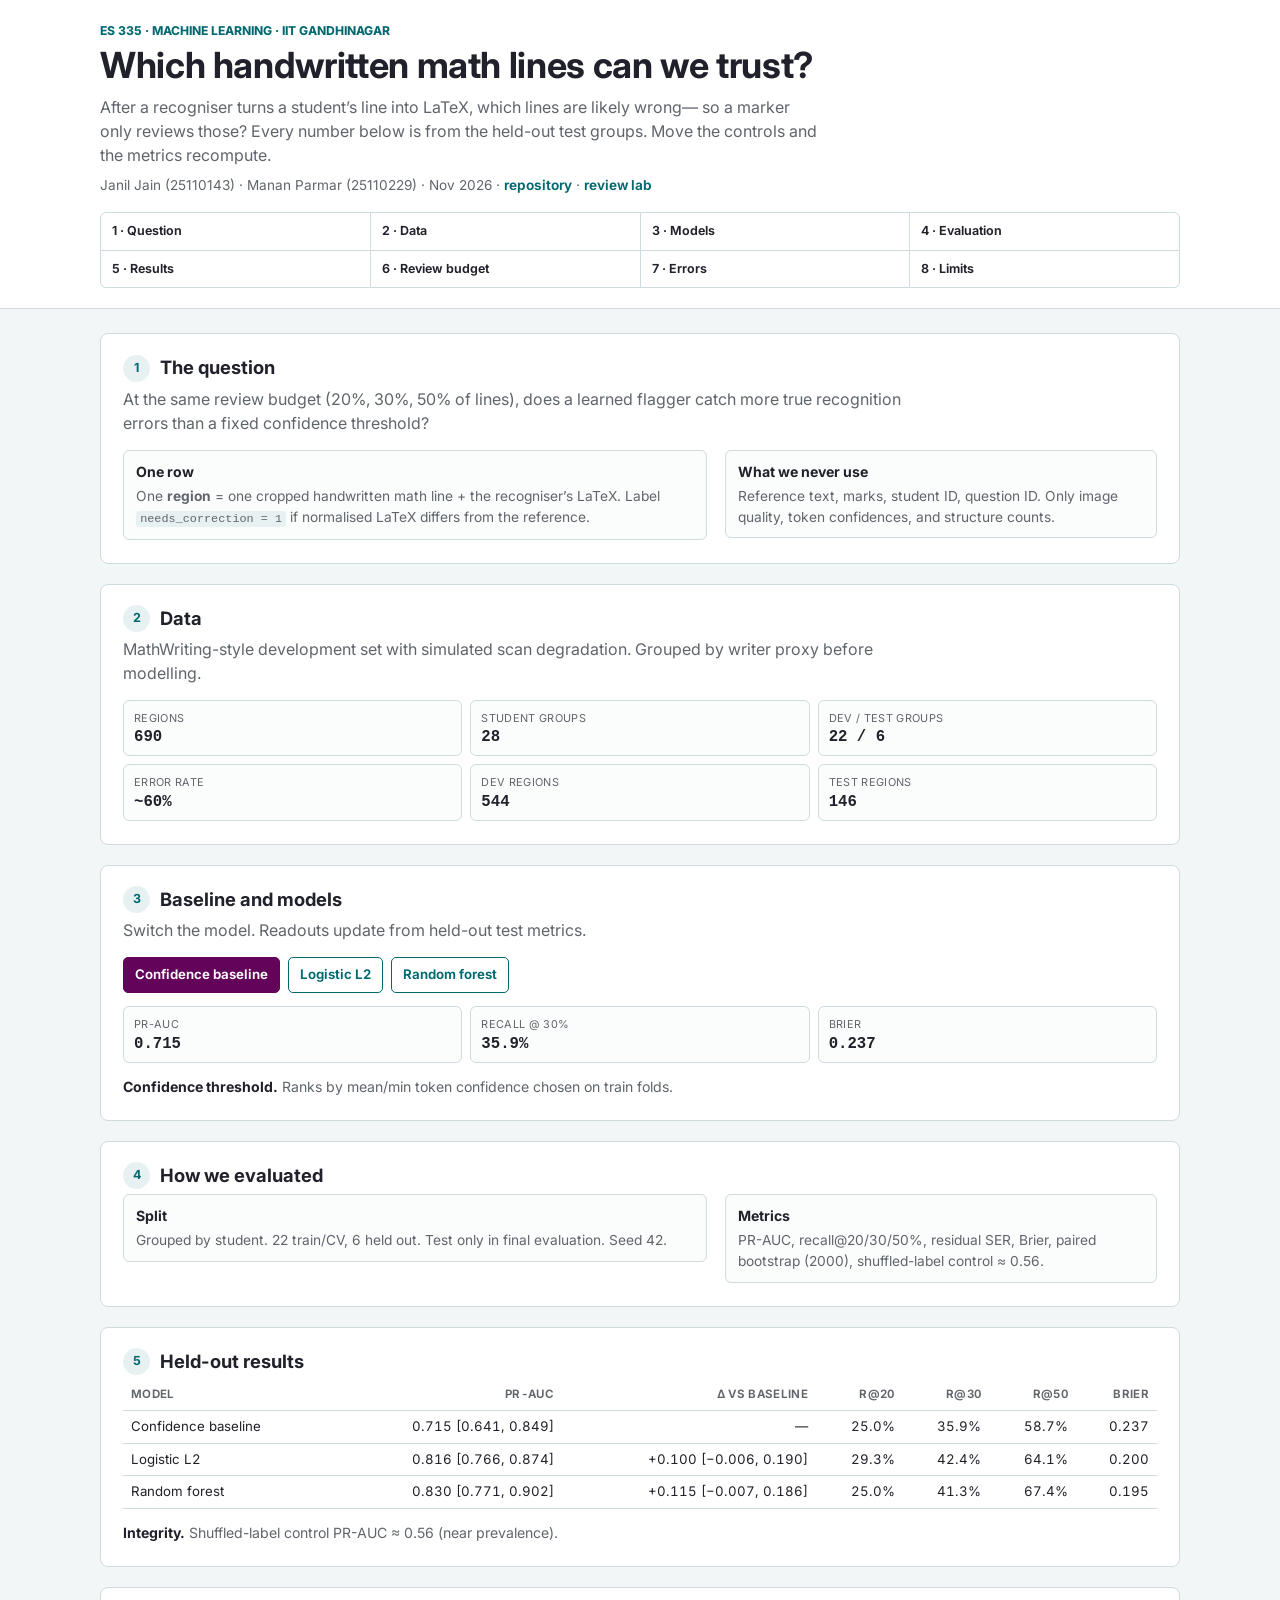
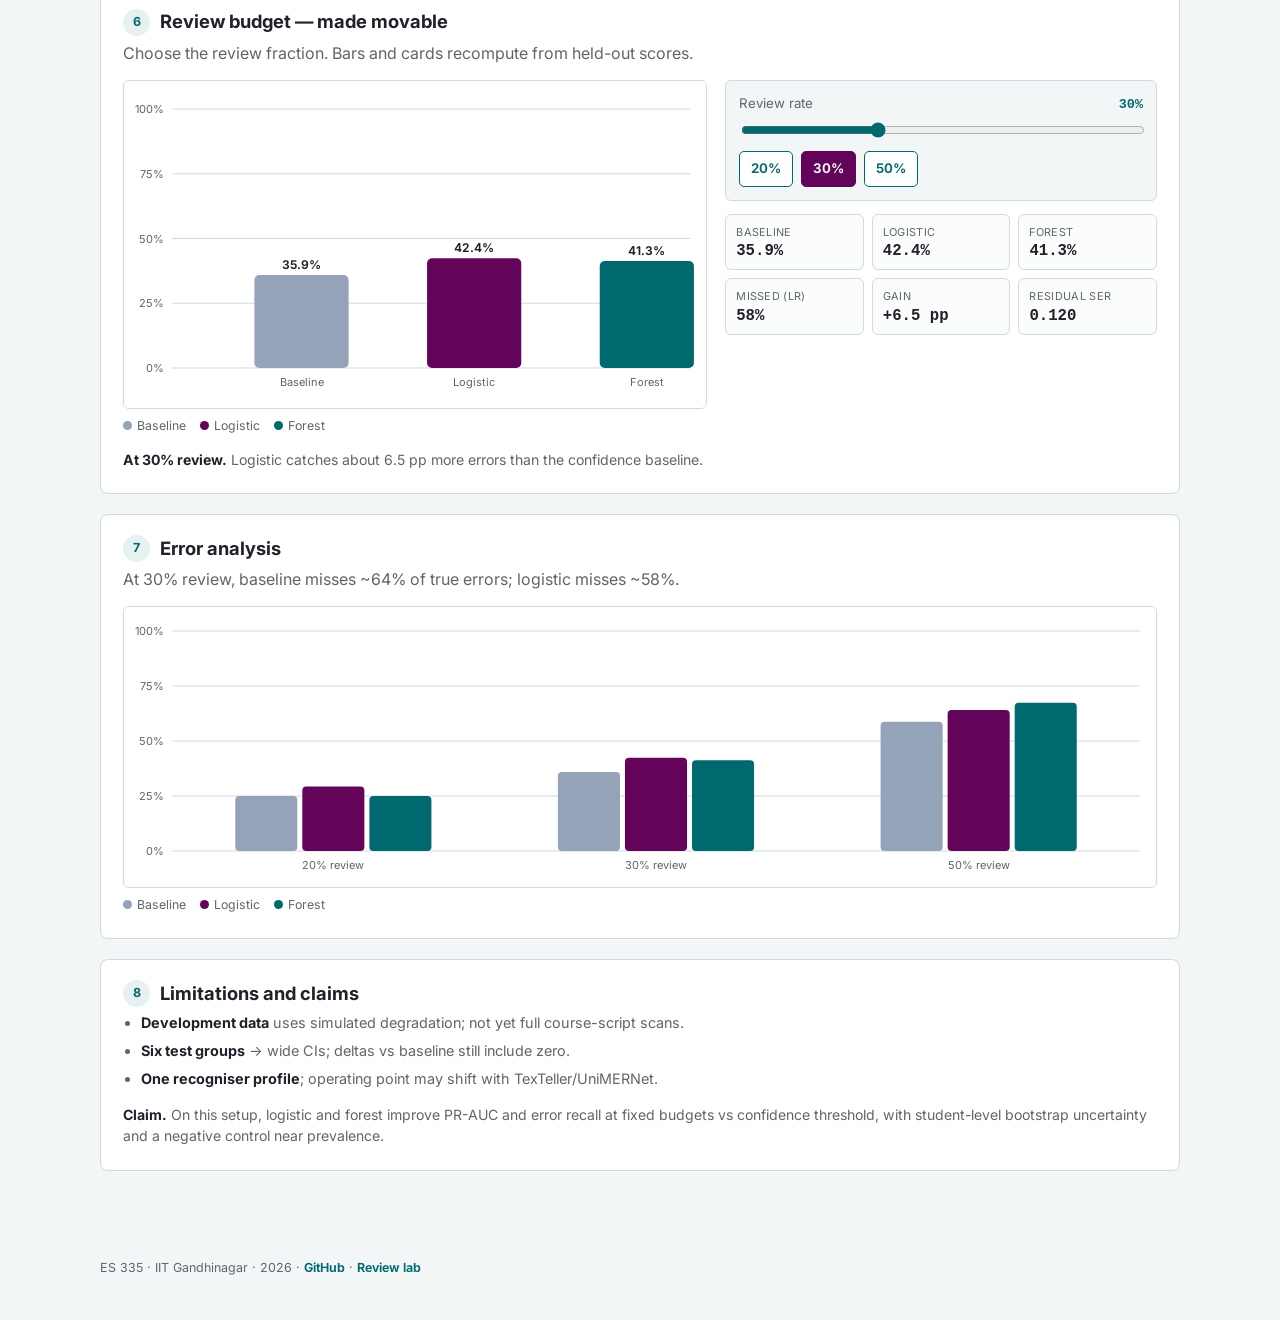
<file: docs/index.html>
<!DOCTYPE html>
<html lang="en">
<head>
<meta charset="UTF-8" />
<meta name="viewport" content="width=device-width, initial-scale=1" />
<title>Which Handwritten Math Lines Can We Trust? · ES 335</title>
<link rel="preconnect" href="https://fonts.googleapis.com" />
<link rel="preconnect" href="https://fonts.gstatic.com" crossorigin />
<link href="https://fonts.googleapis.com/css2?family=Inter:wght@400;500;600;700&display=swap" rel="stylesheet" />
<style>
:root {
  --ink:#20212a; --muted:#60656c; --teal:#006970; --teal2:#008c91;
  --purple:#63045a; --orange:#d98200; --red:#b23a48; --green:#25734d; --blue:#3f5aa8;
  --paper:#fff; --canvas:#f2f6f7; --line:#cfdbde; --soft:#e8f1f2;
  --radius:8px;
}
* { box-sizing:border-box; }
html { scroll-behavior:smooth; }
body { margin:0; background:var(--canvas); color:var(--ink);
  font-family:Inter,ui-sans-serif,system-ui,-apple-system,BlinkMacSystemFont,"Segoe UI",sans-serif;
  line-height:1.5; overflow-x:hidden; }
button,input,select { font:inherit; }
button:focus-visible,input:focus-visible,a:focus-visible { outline:3px solid rgba(0,105,112,.25); outline-offset:2px; }
.wrap { width:min(1080px,calc(100vw - 40px)); margin:0 auto; }
header { background:var(--paper); border-bottom:1px solid var(--line); padding:22px 0 20px; }
.eyebrow { color:var(--teal); font-size:.76rem; font-weight:750; text-transform:uppercase; margin:0 0 5px; }
h1 { font-size:clamp(1.55rem,4vw,2.25rem); line-height:1.15; margin:0 0 8px; letter-spacing:-.01em; }
header p { max-width:72ch; color:var(--muted); margin:0; }
header .meta { margin-top:8px; font-size:.85rem; }
header .meta a { color:var(--teal); font-weight:650; text-decoration:none; }
nav { display:grid; grid-template-columns:repeat(4,minmax(0,1fr)); gap:1px; background:var(--line); border:1px solid var(--line); border-radius:6px; overflow:hidden; margin-top:17px; }
nav a { background:#fff; color:var(--ink); text-decoration:none; padding:9px 11px; font-size:.78rem; font-weight:650; }
nav a:hover { background:var(--soft); }
main { padding:24px 0 56px; }
section { background:var(--paper); border:1px solid var(--line); border-radius:var(--radius); padding:20px 22px 23px; margin-bottom:20px; scroll-margin-top:12px; }
section:target { border-color:#72aaa8; box-shadow:0 0 0 3px rgba(0,105,112,.08); }
h2 { font-size:1.15rem; margin:0 0 5px; display:flex; gap:10px; align-items:center; }
.n { display:grid; place-items:center; width:27px; height:27px; border-radius:50%; background:var(--soft); color:var(--teal); font-size:.78rem; flex:none; font-weight:700; }
.lede { color:var(--muted); margin:0 0 15px; max-width:80ch; }
.grid2 { display:grid; grid-template-columns:minmax(0,1.15fr) minmax(245px,.85fr); gap:18px; align-items:start; }
.grid3 { display:grid; grid-template-columns:repeat(3,minmax(0,1fr)); gap:10px; }
canvas { width:100%; height:auto; display:block; background:#fff; border:1px solid var(--line); border-radius:6px; }
.controls { background:var(--canvas); border:1px solid var(--line); border-radius:6px; padding:13px; display:grid; gap:11px; }
.control { display:grid; grid-template-columns:1fr auto; gap:6px 10px; align-items:center; }
.control label { font-size:.83rem; color:var(--muted); }
.control output { font:650 .84rem ui-monospace,SFMono-Regular,Menlo,monospace; color:var(--teal); }
.control input[type=range] { grid-column:1/-1; width:100%; accent-color:var(--teal); }
.buttons { display:flex; gap:8px; flex-wrap:wrap; }
button { border:1px solid var(--teal); border-radius:5px; background:var(--teal); color:#fff; padding:7px 11px; cursor:pointer; font-weight:650; font-size:.83rem; }
button.secondary { background:#fff; color:var(--teal); }
button[aria-pressed=true] { background:var(--purple); border-color:var(--purple); color:#fff; }
.readout { display:grid; grid-template-columns:repeat(3,minmax(0,1fr)); gap:8px; margin-top:13px; }
.stat { border:1px solid var(--line); border-radius:6px; padding:9px 10px; background:#fbfcfc; min-width:0; }
.stat span { display:block; color:var(--muted); font-size:.68rem; text-transform:uppercase; letter-spacing:.03em; }
.stat strong { display:block; margin-top:2px; font:650 .98rem ui-monospace,SFMono-Regular,Menlo,monospace; overflow-wrap:anywhere; }
.equation { margin-top:13px; padding:11px 13px; border-left:3px solid var(--teal); background:var(--soft); font:.87rem ui-monospace,SFMono-Regular,Menlo,monospace; overflow-x:auto; }
.note { margin:13px 0 0; color:var(--muted); font-size:.88rem; }
.note strong { color:var(--ink); }
table { width:100%; border-collapse:collapse; font-size:.83rem; }
th,td { padding:6px 8px; text-align:right; border-bottom:1px solid var(--line); font-variant-numeric:tabular-nums; }
th:first-child,td:first-child { text-align:left; }
th { color:var(--muted); font-weight:650; font-size:.72rem; text-transform:uppercase; letter-spacing:.03em; }
.legend { display:flex; gap:14px; flex-wrap:wrap; color:var(--muted); font-size:.77rem; margin-top:8px; }
.dot { display:inline-block; width:9px; height:9px; border-radius:50%; margin-right:5px; }
.mini { border:1px solid var(--line); border-radius:6px; padding:10px 12px; background:#fbfcfc; }
.mini h3 { margin:0 0 4px; font-size:.88rem; }
.mini p { margin:0; font-size:.86rem; color:var(--muted); }
ul.clean { margin:0; padding-left:1.15rem; color:var(--muted); font-size:.9rem; }
ul.clean li { margin-bottom:6px; }
ul.clean strong { color:var(--ink); }
footer { color:var(--muted); font-size:.78rem; padding:0 0 28px; }
footer a { color:var(--teal); font-weight:650; text-decoration:none; }
code { font-family:ui-monospace,SFMono-Regular,Menlo,monospace; font-size:.86em; background:var(--soft); padding:.1em .35em; border-radius:3px; }
@media(max-width:760px) {
  .grid2, .grid3 { grid-template-columns:1fr; }
  nav { grid-template-columns:repeat(2,minmax(0,1fr)); }
  .readout { grid-template-columns:repeat(2,minmax(0,1fr)); }
}
</style>
</head>
<body>
<header>
  <div class="wrap">
    <p class="eyebrow">ES 335 · Machine Learning · IIT Gandhinagar</p>
    <h1>Which handwritten math lines can we trust?</h1>
    <p>
      After a recogniser turns a student’s line into LaTeX, which lines are likely wrong—
      so a marker only reviews those? Every number below is from the held-out test groups.
      Move the controls and the metrics recompute.
    </p>
    <p class="meta">Janil Jain (25110143) · Manan Parmar (25110229) · Nov 2026 ·
      <a href="https://github.com/Janil-ship-it/es335-math-recognition-error-prediction">repository</a>
      · <a href="explore.html">review lab</a>
    </p>
    <nav>
      <a href="#s1">1 · Question</a>
      <a href="#s2">2 · Data</a>
      <a href="#s3">3 · Models</a>
      <a href="#s4">4 · Evaluation</a>
      <a href="#s5">5 · Results</a>
      <a href="#s6">6 · Review budget</a>
      <a href="#s7">7 · Errors</a>
      <a href="#s8">8 · Limits</a>
    </nav>
  </div>
</header>

<main class="wrap">

<section id="s1">
  <h2><span class="n">1</span> The question</h2>
  <p class="lede">At the same review budget (20%, 30%, 50% of lines), does a learned flagger catch more true recognition errors than a fixed confidence threshold?</p>
  <div class="grid2">
    <div class="mini">
      <h3>One row</h3>
      <p>One <strong>region</strong> = one cropped handwritten math line + the recogniser’s LaTeX. Label <code>needs_correction = 1</code> if normalised LaTeX differs from the reference.</p>
    </div>
    <div class="mini">
      <h3>What we never use</h3>
      <p>Reference text, marks, student ID, question ID. Only image quality, token confidences, and structure counts.</p>
    </div>
  </div>
</section>

<section id="s2">
  <h2><span class="n">2</span> Data</h2>
  <p class="lede">MathWriting-style development set with simulated scan degradation. Grouped by writer proxy before modelling.</p>
  <div class="readout" style="margin-top:0">
    <div class="stat"><span>Regions</span><strong>690</strong></div>
    <div class="stat"><span>Student groups</span><strong>28</strong></div>
    <div class="stat"><span>Dev / test groups</span><strong>22 / 6</strong></div>
    <div class="stat"><span>Error rate</span><strong>~60%</strong></div>
    <div class="stat"><span>Dev regions</span><strong>544</strong></div>
    <div class="stat"><span>Test regions</span><strong>146</strong></div>
  </div>
</section>

<section id="s3">
  <h2><span class="n">3</span> Baseline and models</h2>
  <p class="lede">Switch the model. Readouts update from held-out test metrics.</p>
  <div class="buttons" id="model-buttons">
    <button type="button" data-model="baseline" aria-pressed="true">Confidence baseline</button>
    <button type="button" class="secondary" data-model="logistic" aria-pressed="false">Logistic L2</button>
    <button type="button" class="secondary" data-model="forest" aria-pressed="false">Random forest</button>
  </div>
  <div class="readout">
    <div class="stat"><span>PR-AUC</span><strong id="ms-prauc">0.715</strong></div>
    <div class="stat"><span>Recall @ 30%</span><strong id="ms-r30">35.9%</strong></div>
    <div class="stat"><span>Brier</span><strong id="ms-brier">0.237</strong></div>
  </div>
  <p class="note" id="model-note"><strong>Confidence threshold.</strong> Ranks by mean/min token confidence chosen on train folds.</p>
</section>

<section id="s4">
  <h2><span class="n">4</span> How we evaluated</h2>
  <div class="grid2">
    <div class="mini"><h3>Split</h3><p>Grouped by student. 22 train/CV, 6 held out. Test only in final evaluation. Seed 42.</p></div>
    <div class="mini"><h3>Metrics</h3><p>PR-AUC, recall@20/30/50%, residual SER, Brier, paired bootstrap (2000), shuffled-label control ≈ 0.56.</p></div>
  </div>
</section>

<section id="s5">
  <h2><span class="n">5</span> Held-out results</h2>
  <table>
    <thead><tr><th>Model</th><th>PR-AUC</th><th>Δ vs baseline</th><th>R@20</th><th>R@30</th><th>R@50</th><th>Brier</th></tr></thead>
    <tbody>
      <tr><td>Confidence baseline</td><td>0.715 [0.641, 0.849]</td><td>—</td><td>25.0%</td><td>35.9%</td><td>58.7%</td><td>0.237</td></tr>
      <tr><td>Logistic L2</td><td>0.816 [0.766, 0.874]</td><td>+0.100 [−0.006, 0.190]</td><td>29.3%</td><td>42.4%</td><td>64.1%</td><td>0.200</td></tr>
      <tr><td>Random forest</td><td>0.830 [0.771, 0.902]</td><td>+0.115 [−0.007, 0.186]</td><td>25.0%</td><td>41.3%</td><td>67.4%</td><td>0.195</td></tr>
    </tbody>
  </table>
  <p class="note"><strong>Integrity.</strong> Shuffled-label control PR-AUC ≈ 0.56 (near prevalence).</p>
</section>

<section id="s6">
  <h2><span class="n">6</span> Review budget — made movable</h2>
  <p class="lede">Choose the review fraction. Bars and cards recompute from held-out scores.</p>
  <div class="grid2">
    <div>
      <canvas id="recall-chart" width="640" height="360"></canvas>
      <div class="legend">
        <span><i class="dot" style="background:#94a3b8"></i>Baseline</span>
        <span><i class="dot" style="background:#63045a"></i>Logistic</span>
        <span><i class="dot" style="background:#006970"></i>Forest</span>
      </div>
    </div>
    <div>
      <div class="controls">
        <div class="control">
          <label for="rate-slider">Review rate</label>
          <output id="rate-out">30%</output>
          <input type="range" id="rate-slider" min="10" max="70" value="30" step="5" />
        </div>
        <div class="buttons">
          <button type="button" class="secondary" data-rate="20">20%</button>
          <button type="button" data-rate="30" aria-pressed="true">30%</button>
          <button type="button" class="secondary" data-rate="50">50%</button>
        </div>
      </div>
      <div class="readout">
        <div class="stat"><span>Baseline</span><strong id="live-base">—</strong></div>
        <div class="stat"><span>Logistic</span><strong id="live-lr">—</strong></div>
        <div class="stat"><span>Forest</span><strong id="live-rf">—</strong></div>
        <div class="stat"><span>Missed (LR)</span><strong id="live-miss">—</strong></div>
        <div class="stat"><span>Gain</span><strong id="live-gain">—</strong></div>
        <div class="stat"><span>Residual SER</span><strong id="live-ser">—</strong></div>
      </div>
    </div>
  </div>
  <p class="note" id="budget-note"></p>
</section>

<section id="s7">
  <h2><span class="n">7</span> Error analysis</h2>
  <p class="lede">At 30% review, baseline misses ~64% of true errors; logistic misses ~58%.</p>
  <canvas id="compare-chart" width="900" height="280"></canvas>
  <div class="legend">
    <span><i class="dot" style="background:#94a3b8"></i>Baseline</span>
    <span><i class="dot" style="background:#63045a"></i>Logistic</span>
    <span><i class="dot" style="background:#006970"></i>Forest</span>
  </div>
</section>

<section id="s8">
  <h2><span class="n">8</span> Limitations and claims</h2>
  <ul class="clean">
    <li><strong>Development data</strong> uses simulated degradation; not yet full course-script scans.</li>
    <li><strong>Six test groups</strong> → wide CIs; deltas vs baseline still include zero.</li>
    <li><strong>One recogniser profile</strong>; operating point may shift with TexTeller/UniMERNet.</li>
  </ul>
  <p class="note" style="margin-top:15px"><strong>Claim.</strong> On this setup, logistic and forest improve PR-AUC and error recall at fixed budgets vs confidence threshold, with student-level bootstrap uncertainty and a negative control near prevalence.</p>
</section>

</main>
<footer class="wrap">
  <p>ES 335 · IIT Gandhinagar · 2026 · <a href="https://github.com/Janil-ship-it/es335-math-recognition-error-prediction">GitHub</a> · <a href="explore.html">Review lab</a></p>
</footer>
<script>
(function(){
  const M={
    baseline:{label:"Confidence threshold",note:"Ranks by mean/min token confidence on train folds.",prauc:0.715,r20:0.25,r30:0.3587,r50:0.5870,brier:0.237,ser20:0.1564,ser30:0.1324,ser50:0.0910},
    logistic:{label:"L2 logistic regression",note:"All features, class-balanced, L2. Selected by grouped CV + 1-SE.",prauc:0.816,r20:0.2935,r30:0.4239,r50:0.6413,brier:0.200,ser20:0.1519,ser30:0.1196,ser50:0.0795},
    forest:{label:"Random forest",note:"Bagged shallow trees on feature subsets.",prauc:0.830,r20:0.25,r30:0.4130,r50:0.6739,brier:0.195,ser20:0.1591,ser30:0.1234,ser50:0.0792}
  };
  function interp(m,r){if(r<=20)return m.r20*(r/20);if(r<=30)return m.r20+(m.r30-m.r20)*((r-20)/10);if(r<=50)return m.r30+(m.r50-m.r30)*((r-30)/20);return m.r50+(1-m.r50)*((r-50)/50)*0.25;}
  function interpSer(m,r){if(r<=20)return m.ser20;if(r<=30)return m.ser20+(m.ser30-m.ser20)*((r-20)/10);if(r<=50)return m.ser30+(m.ser50-m.ser30)*((r-30)/20);return m.ser50*(1-(r-50)/100);}
  document.querySelectorAll("#model-buttons button").forEach(btn=>{
    btn.addEventListener("click",()=>{
      document.querySelectorAll("#model-buttons button").forEach(b=>{b.setAttribute("aria-pressed","false");b.classList.add("secondary");});
      btn.setAttribute("aria-pressed","true");btn.classList.remove("secondary");
      const m=M[btn.dataset.model];
      document.getElementById("ms-prauc").textContent=m.prauc.toFixed(3);
      document.getElementById("ms-r30").textContent=(m.r30*100).toFixed(1)+"%";
      document.getElementById("ms-brier").textContent=m.brier.toFixed(3);
      document.getElementById("model-note").innerHTML="<strong>"+m.label+".</strong> "+m.note;
    });
  });
  const slider=document.getElementById("rate-slider"),rateOut=document.getElementById("rate-out"),rateBtns=document.querySelectorAll("[data-rate]");
  function setRate(r){r=+r;slider.value=r;rateOut.textContent=r+"%";rateBtns.forEach(b=>{const on=+b.dataset.rate===r;b.setAttribute("aria-pressed",on?"true":"false");b.classList.toggle("secondary",!on);});renderBudget(r);}
  slider.addEventListener("input",()=>setRate(slider.value));
  rateBtns.forEach(b=>b.addEventListener("click",()=>setRate(b.dataset.rate)));
  function renderBudget(rate){
    const b=interp(M.baseline,rate),l=interp(M.logistic,rate),f=interp(M.forest,rate);
    document.getElementById("live-base").textContent=(b*100).toFixed(1)+"%";
    document.getElementById("live-lr").textContent=(l*100).toFixed(1)+"%";
    document.getElementById("live-rf").textContent=(f*100).toFixed(1)+"%";
    document.getElementById("live-miss").textContent=((1-l)*100).toFixed(0)+"%";
    document.getElementById("live-gain").textContent=(l-b>=0?"+":"")+((l-b)*100).toFixed(1)+" pp";
    document.getElementById("live-ser").textContent=interpSer(M.logistic,rate).toFixed(3);
    document.getElementById("budget-note").innerHTML="<strong>At "+rate+"% review.</strong> Logistic catches about "+((l-b)*100).toFixed(1)+" pp more errors than the confidence baseline.";
    drawBars("recall-chart",[b,l,f]);
  }
  function rr(ctx,x,y,w,h,r){ctx.beginPath();ctx.moveTo(x+r,y);ctx.arcTo(x+w,y,x+w,y+h,r);ctx.arcTo(x+w,y+h,x,y+h,r);ctx.arcTo(x,y+h,x,y,r);ctx.arcTo(x,y,x+w,y,r);ctx.closePath();}
  function drawBars(id,vals){
    const c=document.getElementById(id);if(!c)return;
    const ctx=c.getContext("2d"),dpr=window.devicePixelRatio||1;
    const W=c.clientWidth||640,H=Math.round(W*9/16);
    c.width=W*dpr;c.height=H*dpr;ctx.setTransform(dpr,0,0,dpr,0,0);
    ctx.fillStyle="#fff";ctx.fillRect(0,0,W,H);
    const pad={l:48,r:16,t:28,b:40},pw=W-pad.l-pad.r,ph=H-pad.t-pad.b;
    ctx.strokeStyle="#cfdbde";
    for(let i=0;i<=4;i++){const y=pad.t+ph-(i/4)*ph;ctx.beginPath();ctx.moveTo(pad.l,y);ctx.lineTo(pad.l+pw,y);ctx.stroke();ctx.fillStyle="#60656c";ctx.font="11px Inter,system-ui,sans-serif";ctx.textAlign="right";ctx.fillText(i*25+"%",pad.l-8,y+4);}
    const colors=["#94a3b8","#63045a","#006970"],labels=["Baseline","Logistic","Forest"],bw=pw/5.5;
    vals.forEach((v,i)=>{const x=pad.l+(i+0.75)*(pw/3),h=Math.max(0,v*ph),y=pad.t+ph-h;ctx.fillStyle=colors[i];rr(ctx,x-bw/2,y,bw,h,5);ctx.fill();ctx.fillStyle="#20212a";ctx.font="650 12px Inter,system-ui,sans-serif";ctx.textAlign="center";ctx.fillText((v*100).toFixed(1)+"%",x,y-6);ctx.fillStyle="#60656c";ctx.font="11px Inter,system-ui,sans-serif";ctx.fillText(labels[i],x,pad.t+ph+18);});
  }
  function drawCompare(){
    const c=document.getElementById("compare-chart");if(!c)return;
    const ctx=c.getContext("2d"),dpr=window.devicePixelRatio||1;
    const W=c.clientWidth||900,H=280;c.width=W*dpr;c.height=H*dpr;ctx.setTransform(dpr,0,0,dpr,0,0);
    ctx.fillStyle="#fff";ctx.fillRect(0,0,W,H);
    const pad={l:48,r:16,t:24,b:36},pw=W-pad.l-pad.r,ph=H-pad.t-pad.b;
    const rates=[20,30,50],series=[{k:"baseline",c:"#94a3b8"},{k:"logistic",c:"#63045a"},{k:"forest",c:"#006970"}];
    ctx.strokeStyle="#cfdbde";
    for(let i=0;i<=4;i++){const y=pad.t+ph-(i/4)*ph;ctx.beginPath();ctx.moveTo(pad.l,y);ctx.lineTo(pad.l+pw,y);ctx.stroke();ctx.fillStyle="#60656c";ctx.font="11px Inter,system-ui,sans-serif";ctx.textAlign="right";ctx.fillText(i*25+"%",pad.l-8,y+4);}
    const gw=pw/rates.length,bw=gw/5.2;
    rates.forEach((rate,gi)=>{const cx=pad.l+(gi+0.5)*gw;series.forEach((s,si)=>{const m=M[s.k],v=rate===20?m.r20:rate===30?m.r30:m.r50;const h=v*ph,x=cx+(si-1)*(bw+5)-bw/2,y=pad.t+ph-h;ctx.fillStyle=s.c;rr(ctx,x,y,bw,h,4);ctx.fill();});ctx.fillStyle="#60656c";ctx.font="11px Inter,system-ui,sans-serif";ctx.textAlign="center";ctx.fillText(rate+"% review",cx,pad.t+ph+18);});
  }
  setRate(30);drawCompare();
  window.addEventListener("resize",()=>{setRate(slider.value);drawCompare();});
})();
</script>
</body>
</html>
</file>
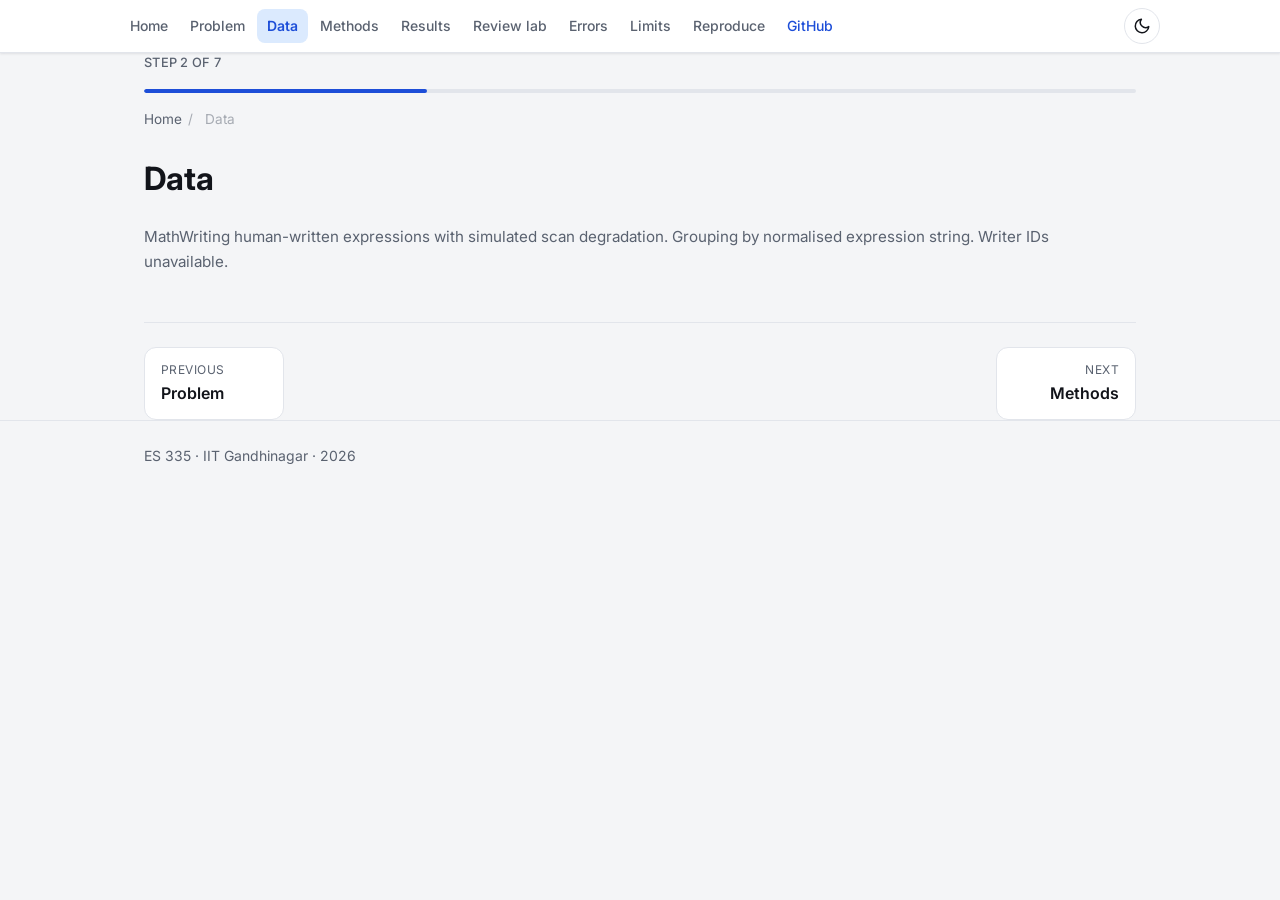
<file: docs/data.html>
<!DOCTYPE html>
<html lang="en">
<head>
  <meta charset="UTF-8" />
  <meta name="viewport" content="width=device-width, initial-scale=1" />
  <title>Data · ES 335 Math Recognition Error Prediction</title>
  <link rel="preconnect" href="https://fonts.googleapis.com" />
  <link rel="preconnect" href="https://fonts.gstatic.com" crossorigin />
  <link href="https://fonts.googleapis.com/css2?family=IBM+Plex+Mono:wght@400;600&family=Inter:wght@400;500;600;700&display=swap" rel="stylesheet" />
  <script>
(function(){try{var t=localStorage.getItem("mathguard-theme");if(t!=="light"&&t!=="dark")t=window.matchMedia("(prefers-color-scheme: dark)").matches?"dark":"light";document.documentElement.setAttribute("data-theme",t);}catch(e){document.documentElement.setAttribute("data-theme","light");}})();
</script>
  <link rel="stylesheet" href="style.css" />
</head>
<body>
<a class="skip-link" href="#main">Skip to content</a>
<nav class="nav" id="site-nav" aria-label="Primary"></nav>
<main id="main" class="wrap">
  <div id="step-progress"></div>
  <div id="breadcrumb" class="breadcrumb"></div>
  <h1>Data</h1>
  <p class="note">MathWriting human-written expressions with simulated scan degradation. Grouping by normalised expression string. Writer IDs unavailable.</p>
  <div id="page-nav" class="page-nav"></div>
</main>
<footer class="site-footer"><div class="wrap"><p>ES 335 · IIT Gandhinagar · 2026</p></div></footer>
<script src="app.js"></script>
<script>MathGuard.init({ page: "data" });</script>
</body>
</html>
</file>
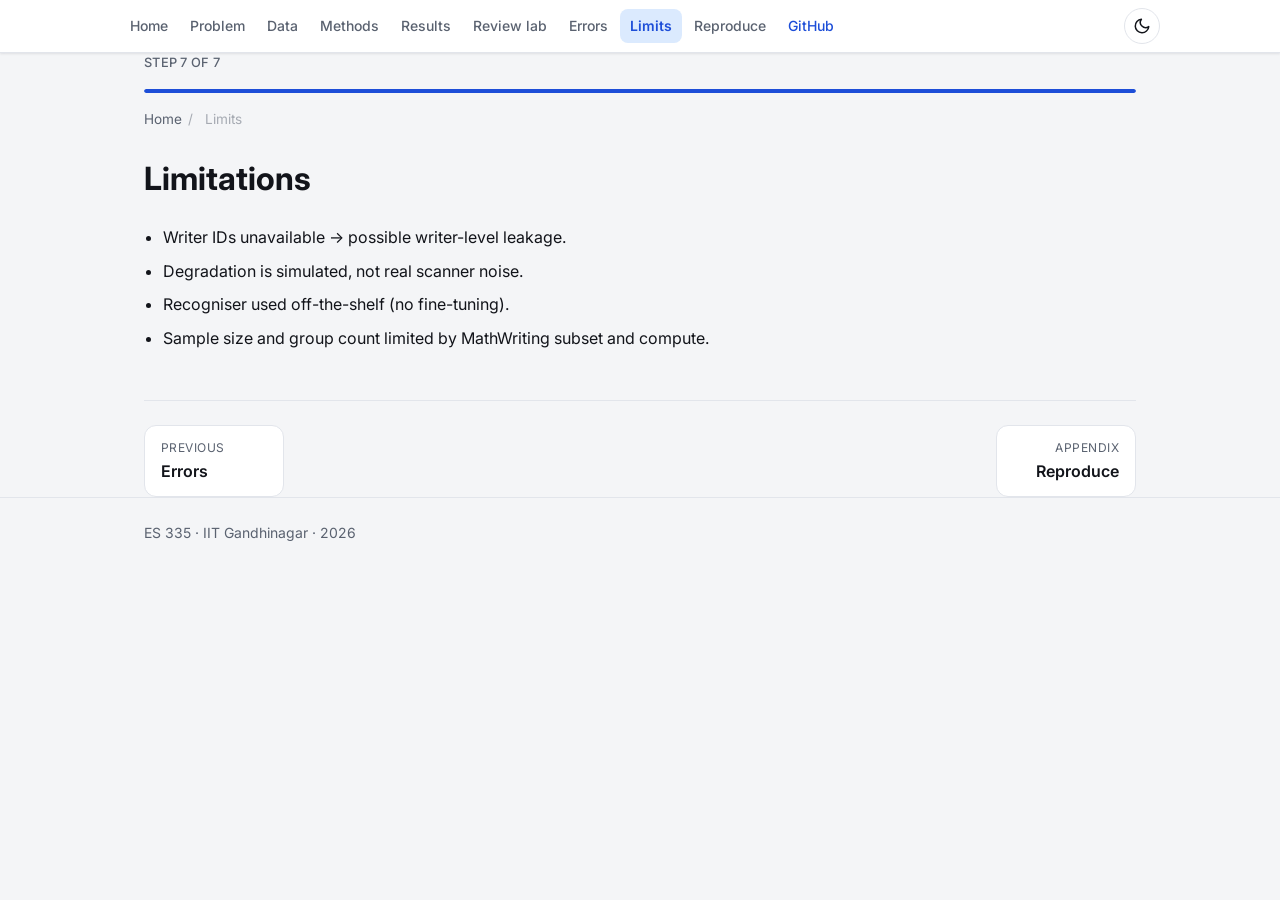
<file: docs/limitations.html>
<!DOCTYPE html>
<html lang="en">
<head>
  <meta charset="UTF-8" />
  <meta name="viewport" content="width=device-width, initial-scale=1" />
  <title>Limitations · ES 335 Math Recognition Error Prediction</title>
  <link rel="preconnect" href="https://fonts.googleapis.com" />
  <link rel="preconnect" href="https://fonts.gstatic.com" crossorigin />
  <link href="https://fonts.googleapis.com/css2?family=IBM+Plex+Mono:wght@400;600&family=Inter:wght@400;500;600;700&display=swap" rel="stylesheet" />
  <script>
(function(){try{var t=localStorage.getItem("mathguard-theme");if(t!=="light"&&t!=="dark")t=window.matchMedia("(prefers-color-scheme: dark)").matches?"dark":"light";document.documentElement.setAttribute("data-theme",t);}catch(e){document.documentElement.setAttribute("data-theme","light");}})();
</script>
  <link rel="stylesheet" href="style.css" />
</head>
<body>
<a class="skip-link" href="#main">Skip to content</a>
<nav class="nav" id="site-nav" aria-label="Primary"></nav>
<main id="main" class="wrap">
  <div id="step-progress"></div>
  <div id="breadcrumb" class="breadcrumb"></div>
  <h1>Limitations</h1>
  <ul class="check">
    <li>Writer IDs unavailable → possible writer-level leakage.</li>
    <li>Degradation is simulated, not real scanner noise.</li>
    <li>Recogniser used off-the-shelf (no fine-tuning).</li>
    <li>Sample size and group count limited by MathWriting subset and compute.</li>
  </ul>
  <div id="page-nav" class="page-nav"></div>
</main>
<footer class="site-footer"><div class="wrap"><p>ES 335 · IIT Gandhinagar · 2026</p></div></footer>
<script src="app.js"></script>
<script>MathGuard.init({ page: "limitations" });</script>
</body>
</html>
</file>
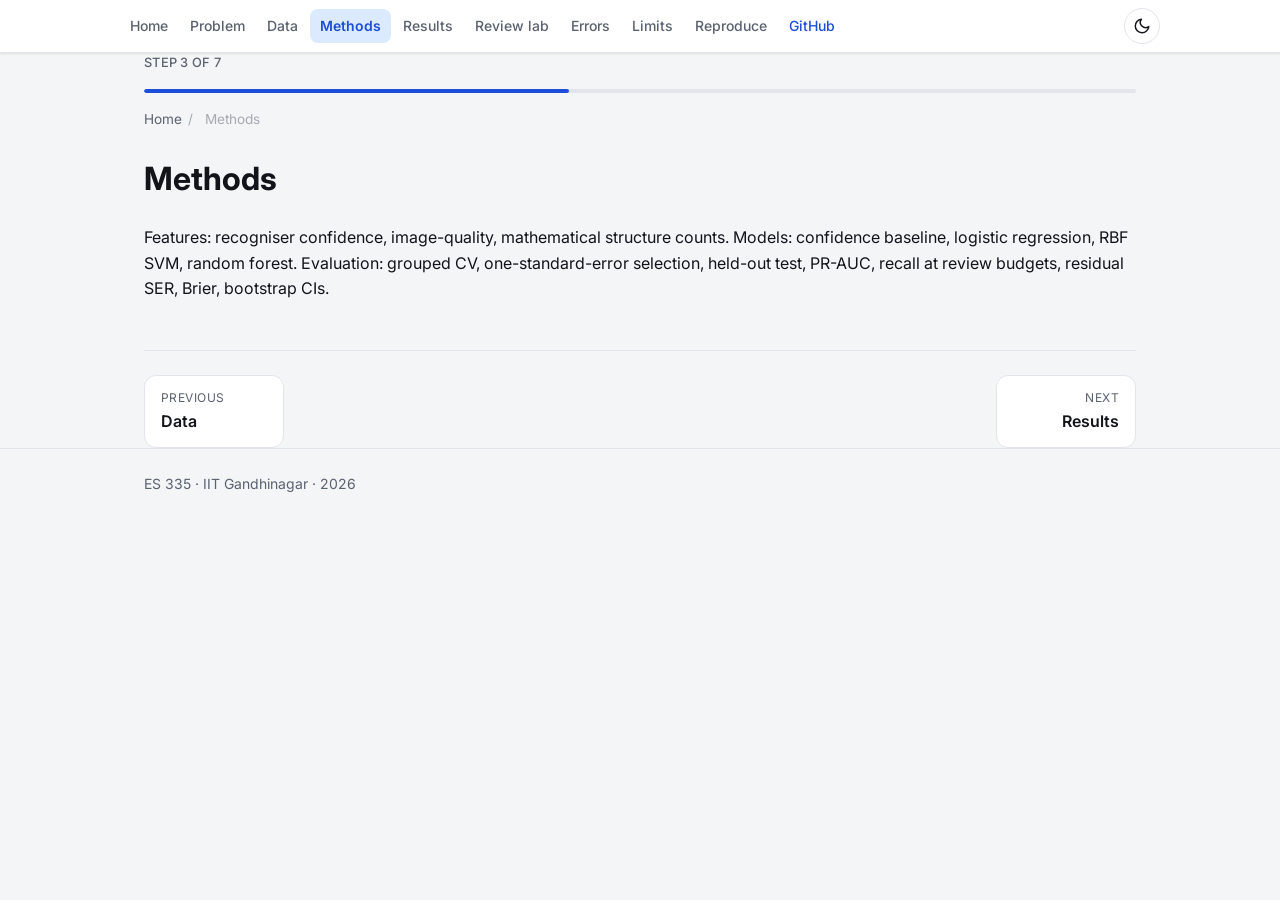
<file: docs/methods.html>
<!DOCTYPE html>
<html lang="en">
<head>
  <meta charset="UTF-8" />
  <meta name="viewport" content="width=device-width, initial-scale=1" />
  <title>Methods · ES 335 Math Recognition Error Prediction</title>
  <link rel="preconnect" href="https://fonts.googleapis.com" />
  <link rel="preconnect" href="https://fonts.gstatic.com" crossorigin />
  <link href="https://fonts.googleapis.com/css2?family=IBM+Plex+Mono:wght@400;600&family=Inter:wght@400;500;600;700&display=swap" rel="stylesheet" />
  <script>
(function(){try{var t=localStorage.getItem("mathguard-theme");if(t!=="light"&&t!=="dark")t=window.matchMedia("(prefers-color-scheme: dark)").matches?"dark":"light";document.documentElement.setAttribute("data-theme",t);}catch(e){document.documentElement.setAttribute("data-theme","light");}})();
</script>
  <link rel="stylesheet" href="style.css" />
</head>
<body>
<a class="skip-link" href="#main">Skip to content</a>
<nav class="nav" id="site-nav" aria-label="Primary"></nav>
<main id="main" class="wrap">
  <div id="step-progress"></div>
  <div id="breadcrumb" class="breadcrumb"></div>
  <h1>Methods</h1>
  <p>Features: recogniser confidence, image-quality, mathematical structure counts. Models: confidence baseline, logistic regression, RBF SVM, random forest. Evaluation: grouped CV, one-standard-error selection, held-out test, PR-AUC, recall at review budgets, residual SER, Brier, bootstrap CIs.</p>
  <div id="page-nav" class="page-nav"></div>
</main>
<footer class="site-footer"><div class="wrap"><p>ES 335 · IIT Gandhinagar · 2026</p></div></footer>
<script src="app.js"></script>
<script>MathGuard.init({ page: "methods" });</script>
</body>
</html>
</file>
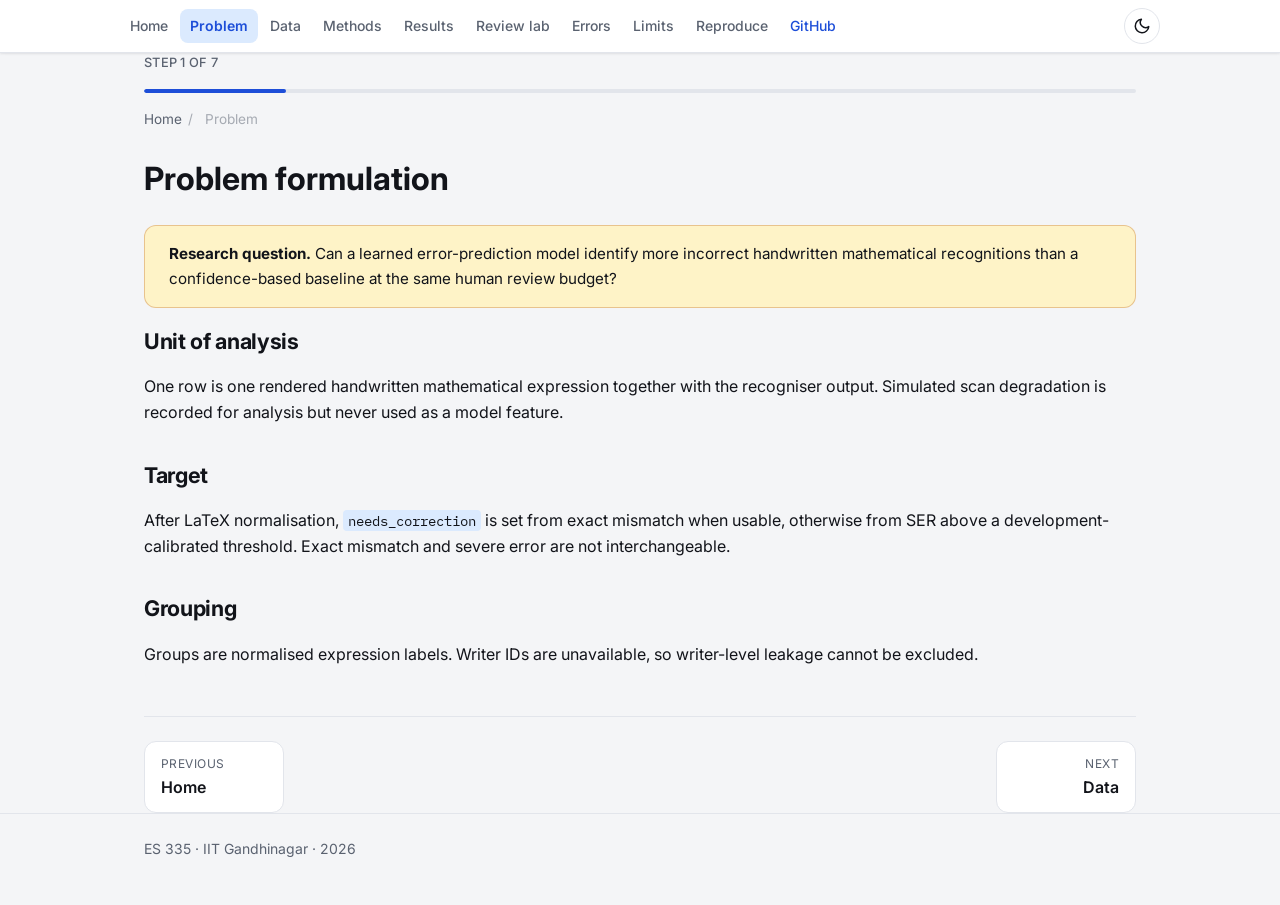
<file: docs/problem.html>
<!DOCTYPE html>
<html lang="en">
<head>
  <meta charset="UTF-8" />
  <meta name="viewport" content="width=device-width, initial-scale=1" />
  <title>Problem · ES 335 Math Recognition Error Prediction</title>
  <link rel="preconnect" href="https://fonts.googleapis.com" />
  <link rel="preconnect" href="https://fonts.gstatic.com" crossorigin />
  <link href="https://fonts.googleapis.com/css2?family=IBM+Plex+Mono:wght@400;600&family=Inter:wght@400;500;600;700&display=swap" rel="stylesheet" />
  <script>
(function(){try{var t=localStorage.getItem("mathguard-theme");if(t!=="light"&&t!=="dark")t=window.matchMedia("(prefers-color-scheme: dark)").matches?"dark":"light";document.documentElement.setAttribute("data-theme",t);}catch(e){document.documentElement.setAttribute("data-theme","light");}})();
</script>
  <link rel="stylesheet" href="style.css" />
</head>
<body>
<a class="skip-link" href="#main">Skip to content</a>
<nav class="nav" id="site-nav" aria-label="Primary"></nav>
<main id="main" class="wrap">
  <div id="step-progress"></div>
  <div id="breadcrumb" class="breadcrumb"></div>
  <h1>Problem formulation</h1>
  <div class="callout callout-warning"><strong>Research question.</strong> Can a learned error-prediction model identify more incorrect handwritten mathematical recognitions than a confidence-based baseline at the same human review budget?</div>
  <section><h2>Unit of analysis</h2><p>One row is one rendered handwritten mathematical expression together with the recogniser output. Simulated scan degradation is recorded for analysis but never used as a model feature.</p></section>
  <section><h2>Target</h2><p>After LaTeX normalisation, <code>needs_correction</code> is set from exact mismatch when usable, otherwise from SER above a development-calibrated threshold. Exact mismatch and severe error are not interchangeable.</p></section>
  <section><h2>Grouping</h2><p>Groups are normalised expression labels. Writer IDs are unavailable, so writer-level leakage cannot be excluded.</p></section>
  <div id="page-nav" class="page-nav"></div>
</main>
<footer class="site-footer"><div class="wrap"><p>ES 335 · IIT Gandhinagar · 2026</p></div></footer>
<script src="app.js"></script>
<script>MathGuard.init({ page: "problem" });</script>
</body>
</html>
</file>
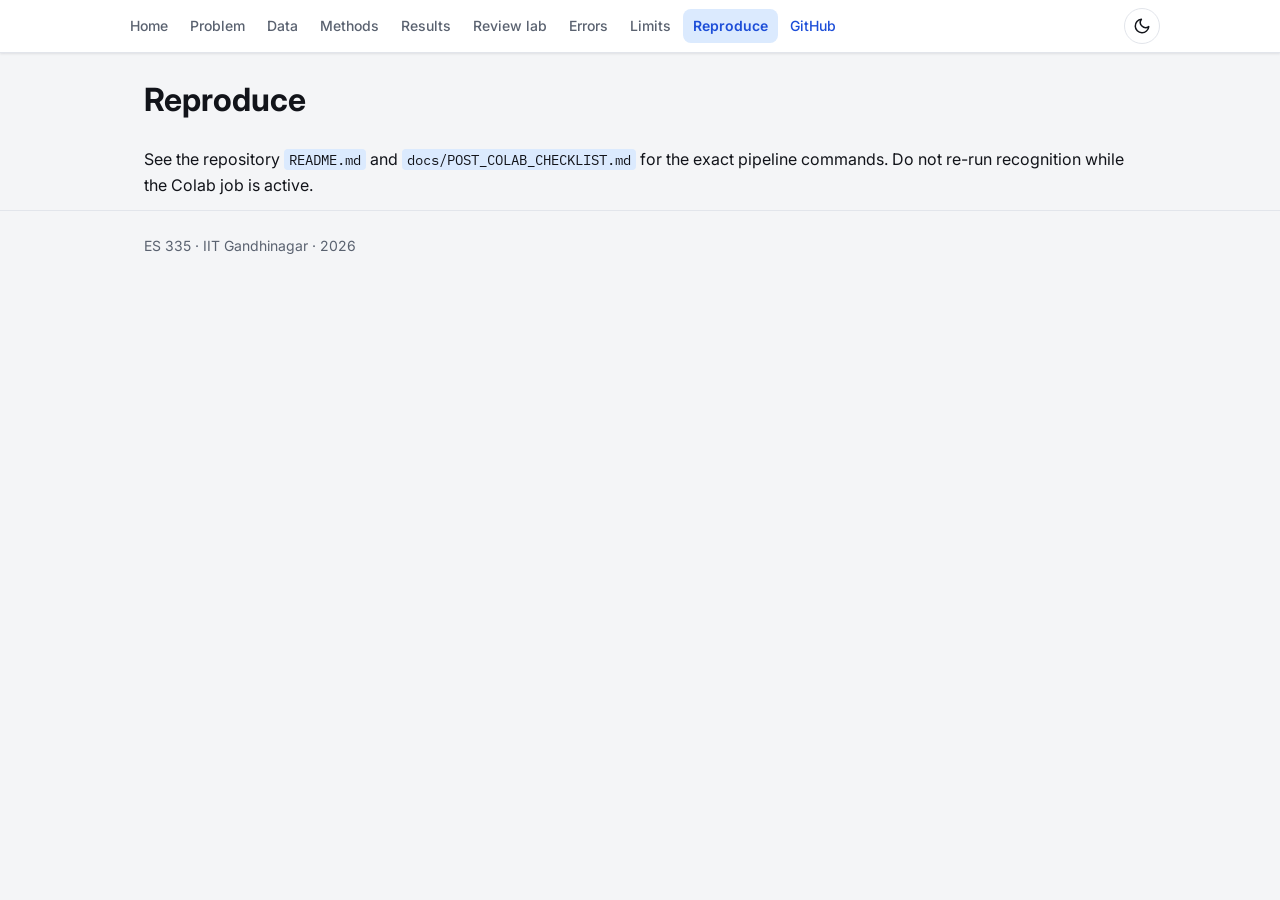
<file: docs/reproduce.html>
<!DOCTYPE html>
<html lang="en">
<head>
  <meta charset="UTF-8" />
  <meta name="viewport" content="width=device-width, initial-scale=1" />
  <title>Reproduce · ES 335 Math Recognition Error Prediction</title>
  <link rel="preconnect" href="https://fonts.googleapis.com" />
  <link rel="preconnect" href="https://fonts.gstatic.com" crossorigin />
  <link href="https://fonts.googleapis.com/css2?family=IBM+Plex+Mono:wght@400;600&family=Inter:wght@400;500;600;700&display=swap" rel="stylesheet" />
  <script>
(function(){try{var t=localStorage.getItem("mathguard-theme");if(t!=="light"&&t!=="dark")t=window.matchMedia("(prefers-color-scheme: dark)").matches?"dark":"light";document.documentElement.setAttribute("data-theme",t);}catch(e){document.documentElement.setAttribute("data-theme","light");}})();
</script>
  <link rel="stylesheet" href="style.css" />
</head>
<body>
<a class="skip-link" href="#main">Skip to content</a>
<nav class="nav" id="site-nav" aria-label="Primary"></nav>
<main id="main" class="wrap">
  <h1>Reproduce</h1>
  <p>See the repository <code>README.md</code> and <code>docs/POST_COLAB_CHECKLIST.md</code> for the exact pipeline commands. Do not re-run recognition while the Colab job is active.</p>
</main>
<footer class="site-footer"><div class="wrap"><p>ES 335 · IIT Gandhinagar · 2026</p></div></footer>
<script src="app.js"></script>
<script>MathGuard.init({ page: "reproduce" });</script>
</body>
</html>
</file>
<file: docs/style.css>
/* MathGuard ES 335 design system — light/dark via data-theme */
:root,
[data-theme="light"] {
  --bg: #f4f5f7;
  --bg-elevated: #ffffff;
  --text: #12141a;
  --text-muted: #5a6270;
  --border: #e2e5eb;
  --accent: #1d4ed8;
  --accent-soft: #dbeafe;
  --accent-hover: #1e40af;
  --success: #047857;
  --success-soft: #d1fae5;
  --warning: #b45309;
  --warning-soft: #fef3c7;
  --danger: #b91c1c;
  --danger-soft: #fee2e2;
  --baseline: #64748b;
  --logistic: #2563eb;
  --forest: #7c3aed;
  --svm: #0d9488;
  --header-bg: linear-gradient(135deg, #0f172a 0%, #1e293b 100%);
  --header-text: #f1f5f9;
  --radius: 12px;
  --radius-sm: 8px;
  --shadow: 0 1px 2px rgba(16,24,40,.06), 0 1px 3px rgba(16,24,40,.04);
  --shadow-md: 0 4px 12px rgba(16,24,40,.08);
  --space-1: 4px;
  --space-2: 8px;
  --space-3: 12px;
  --space-4: 16px;
  --space-5: 24px;
  --space-6: 32px;
  --space-8: 48px;
  --font: "Inter", system-ui, -apple-system, "Segoe UI", sans-serif;
  --mono: "IBM Plex Mono", ui-monospace, "Cascadia Code", Menlo, monospace;
  --max: 1040px;
  --nav-h: 48px;
  --focus: 0 0 0 3px rgba(29,78,216,.35);
  --chart-grid: rgba(90, 98, 112, 0.2);
  --chart-text: #5a6270;
  color-scheme: light;
}

[data-theme="dark"] {
  --bg: #0f1115;
  --bg-elevated: #1a1d24;
  --text: #e8eaef;
  --text-muted: #9aa3b2;
  --border: #2a2f3a;
  --accent: #60a5fa;
  --accent-soft: #1e3a5f;
  --accent-hover: #93c5fd;
  --success: #34d399;
  --success-soft: #064e3b;
  --warning: #fbbf24;
  --warning-soft: #78350f;
  --danger: #f87171;
  --danger-soft: #7f1d1d;
  --baseline: #94a3b8;
  --logistic: #60a5fa;
  --forest: #a78bfa;
  --svm: #2dd4bf;
  --header-bg: linear-gradient(135deg, #020617 0%, #0f172a 100%);
  --header-text: #f1f5f9;
  --shadow: 0 1px 2px rgba(0,0,0,.3);
  --shadow-md: 0 4px 16px rgba(0,0,0,.35);
  --focus: 0 0 0 3px rgba(96,165,250,.4);
  --chart-grid: rgba(154, 163, 178, 0.2);
  --chart-text: #9aa3b2;
  color-scheme: dark;
}

/* Smooth theme transitions (disabled under reduced-motion) */
html {
  transition: color 0.2s ease, background-color 0.2s ease;
}
body, .nav, .site-header, .stat-card, .chart-box, .region-card, table, th, td, .callout, .pill, .chip, .btn {
  transition: background-color 0.2s ease, color 0.2s ease, border-color 0.2s ease, box-shadow 0.2s ease;
}
*, *::before, *::after { box-sizing: border-box; }
html { scroll-behavior: smooth; }
@media (prefers-reduced-motion: reduce) {
  html { scroll-behavior: auto; }
  *, *::before, *::after { animation-duration: 0.01ms !important; transition-duration: 0.01ms !important; }
}
body {
  margin: 0;
  font-family: var(--font);
  font-size: 16px;
  line-height: 1.6;
  color: var(--text);
  background: var(--bg);
  -webkit-font-smoothing: antialiased;
}
.skip-link {
  position: absolute; left: -9999px; top: 0;
  background: var(--accent); color: #fff;
  padding: var(--space-2) var(--space-4); z-index: 1000; border-radius: var(--radius-sm);
}
.skip-link:focus { left: var(--space-4); top: var(--space-2); outline: none; box-shadow: var(--focus); }
a { color: var(--accent); text-decoration-thickness: 1px; text-underline-offset: 2px; }
a:hover { color: var(--accent-hover); }
a:focus-visible, button:focus-visible, input:focus-visible, select:focus-visible {
  outline: none; box-shadow: var(--focus);
}
.wrap { max-width: var(--max); margin: 0 auto; padding: 0 var(--space-5); }
.wide { max-width: 1120px; }
.site-header {
  background: var(--header-bg);
  color: var(--header-text);
  padding: var(--space-6) 0 var(--space-5);
}
.site-header h1 {
  margin: 0 0 var(--space-2);
  font-size: clamp(1.35rem, 3vw, 1.75rem);
  font-weight: 700; letter-spacing: -0.02em; line-height: 1.25;
}
.site-header .subtitle { margin: 0; opacity: 0.9; font-size: 1.05rem; max-width: 42em; }
.site-header .meta { margin: var(--space-3) 0 0; font-size: 0.875rem; opacity: 0.75; }
.badge-row { display: flex; flex-wrap: wrap; gap: var(--space-2); margin-top: var(--space-3); }
.badge {
  display: inline-flex; align-items: center; gap: 6px;
  font-size: 0.75rem; font-weight: 600; padding: 4px 10px;
  border-radius: 999px; letter-spacing: 0.01em;
}
.badge-synthetic {
  background: var(--warning-soft); color: var(--warning);
  border: 1px solid color-mix(in srgb, var(--warning) 30%, transparent);
}
.badge-course {
  background: rgba(255,255,255,.12); color: #e2e8f0;
  border: 1px solid rgba(255,255,255,.2);
}
.nav {
  background: var(--bg-elevated); border-bottom: 1px solid var(--border);
  position: sticky; top: 0; z-index: 50; box-shadow: var(--shadow);
}
.nav-inner {
  display: flex; align-items: center; gap: var(--space-1);
  min-height: var(--nav-h); padding: var(--space-2) 0;
}
.nav-links {
  display: flex; flex-wrap: wrap; gap: 2px; list-style: none;
  margin: 0; padding: 0; flex: 1;
}
.nav-links a {
  display: block; color: var(--text-muted); text-decoration: none;
  font-size: 0.875rem; font-weight: 500; padding: 6px 10px;
  border-radius: var(--radius-sm); transition: background .15s, color .15s;
}
.nav-links a:hover { background: var(--accent-soft); color: var(--accent); }
.nav-links a.active { background: var(--accent-soft); color: var(--accent); font-weight: 600; }
.nav-links a.repo { margin-left: auto; color: var(--accent); }
.nav-toggle {
  display: none; background: transparent; border: 1px solid var(--border);
  border-radius: var(--radius-sm); padding: 8px 12px; color: var(--text);
  cursor: pointer; font-size: 0.875rem;
}
@media (max-width: 768px) {
  .nav-toggle { display: block; }
  .nav-links { display: none; flex-direction: column; width: 100%; padding: var(--space-2) 0; }
  .nav-links.open { display: flex; }
  .nav-links a.repo { margin-left: 0; }
  .nav-inner { flex-wrap: wrap; }
}
.progress-bar {
  height: 4px; background: var(--border); border-radius: 2px;
  overflow: hidden; margin: var(--space-4) 0 var(--space-2);
}
.progress-bar > span {
  display: block; height: 100%; background: var(--accent);
  border-radius: 2px; transition: width .3s ease;
}
.step-meta {
  font-size: 0.8rem; color: var(--text-muted); font-weight: 500;
  letter-spacing: 0.02em; text-transform: uppercase;
}
.breadcrumb { font-size: 0.85rem; color: var(--text-muted); margin: var(--space-4) 0 0; }
.breadcrumb a { color: var(--text-muted); text-decoration: none; }
.breadcrumb a:hover { color: var(--accent); }
.breadcrumb span { margin: 0 6px; opacity: 0.5; }
main { padding: var(--space-6) 0 var(--space-8); }
section { margin-bottom: var(--space-6); }
h2 { font-size: 1.35rem; margin: 0 0 var(--space-4); letter-spacing: -0.015em; font-weight: 700; }
h3 { font-size: 1.05rem; margin: var(--space-5) 0 var(--space-3); font-weight: 600; }
p { margin: 0 0 var(--space-3); }
.muted, .note { color: var(--text-muted); font-size: 0.95rem; }
.mono { font-family: var(--mono); font-size: 0.9em; }
.in-short {
  background: var(--accent-soft); border-left: 4px solid var(--accent);
  border-radius: 0 var(--radius-sm) var(--radius-sm) 0;
  padding: var(--space-4) var(--space-5); margin-bottom: var(--space-6); font-size: 1.02rem;
}
.in-short strong { color: var(--accent); }
.stats-grid {
  display: grid; grid-template-columns: repeat(auto-fit, minmax(150px, 1fr)); gap: var(--space-3);
}
.stat-card {
  background: var(--bg-elevated); border: 1px solid var(--border);
  border-radius: var(--radius); padding: var(--space-4); box-shadow: var(--shadow);
}
.stat-card .value {
  font-family: var(--mono); font-size: 1.5rem; font-weight: 700;
  color: var(--accent); letter-spacing: -0.02em; line-height: 1.2;
}
.stat-card .label { font-size: 0.8rem; color: var(--text-muted); margin-top: var(--space-1); line-height: 1.35; }
.stat-card.loading .value { color: var(--text-muted); font-size: 1rem; font-weight: 500; }
.card {
  background: var(--bg-elevated); border: 1px solid var(--border);
  border-radius: var(--radius); padding: var(--space-5); box-shadow: var(--shadow);
}
.card-grid {
  display: grid; grid-template-columns: repeat(auto-fit, minmax(240px, 1fr)); gap: var(--space-4);
}
.step-card {
  background: var(--bg-elevated); border: 1px solid var(--border); border-radius: var(--radius);
  padding: var(--space-5); box-shadow: var(--shadow); text-decoration: none; color: inherit;
  display: block; transition: border-color .15s, box-shadow .15s, transform .15s;
}
.step-card:hover {
  border-color: var(--accent); box-shadow: var(--shadow-md); transform: translateY(-2px); color: inherit;
}
.step-card .step-num {
  font-family: var(--mono); font-size: 0.75rem; font-weight: 600;
  color: var(--accent); text-transform: uppercase; letter-spacing: 0.04em;
}
.step-card h3 { margin: var(--space-2) 0 var(--space-2); font-size: 1.05rem; color: var(--text); }
.step-card p { margin: 0; font-size: 0.9rem; color: var(--text-muted); }
.callout {
  border-radius: var(--radius); padding: var(--space-4) var(--space-5);
  margin: var(--space-4) 0; font-size: 0.95rem;
}
.callout-info { background: var(--accent-soft); border: 1px solid color-mix(in srgb, var(--accent) 25%, transparent); }
.callout-warning { background: var(--warning-soft); border: 1px solid color-mix(in srgb, var(--warning) 30%, transparent); }
.pipeline-svg { width: 100%; max-width: 900px; margin: var(--space-4) auto; display: block; }
.pipeline-svg .node { fill: var(--bg-elevated); stroke: var(--border); stroke-width: 1.5; }
.pipeline-svg .node-accent { stroke: var(--accent); stroke-width: 2; }
.pipeline-svg text { fill: var(--text); font-family: var(--font); font-size: 11px; text-anchor: middle; }
.pipeline-svg .arrow { stroke: var(--text-muted); stroke-width: 1.5; fill: none; marker-end: url(#arrowhead); }
.timeline { list-style: none; margin: 0; padding: 0; border-left: 2px solid var(--border); margin-left: 8px; }
.timeline li { position: relative; padding: 0 0 var(--space-4) var(--space-5); }
.timeline li::before {
  content: ""; position: absolute; left: -7px; top: 6px; width: 12px; height: 12px;
  border-radius: 50%; background: var(--accent); border: 2px solid var(--bg);
}
.table-wrap { overflow-x: auto; margin: var(--space-4) 0; }
table { width: 100%; border-collapse: collapse; font-size: 0.9rem; }
th, td { padding: 10px 12px; border-bottom: 1px solid var(--border); text-align: left; vertical-align: top; }
th { font-weight: 600; background: var(--bg-elevated); position: sticky; top: 0; z-index: 1; }
td.num, th.num { font-family: var(--mono); font-size: 0.85rem; text-align: right; white-space: nowrap; }
tr.best td { background: color-mix(in srgb, var(--success-soft) 50%, transparent); }
.ci { color: var(--text-muted); font-size: 0.8em; }
.chart-box {
  background: var(--bg-elevated); border: 1px solid var(--border); border-radius: var(--radius);
  padding: var(--space-4) var(--space-5); box-shadow: var(--shadow); margin: var(--space-4) 0;
}
.chart-box canvas { max-height: 320px; }
.pills { display: flex; flex-wrap: wrap; gap: var(--space-2); margin: var(--space-3) 0; }
.pill {
  background: var(--bg-elevated); border: 1px solid var(--border); border-radius: 999px;
  padding: 6px 14px; font-size: 0.875rem;
}
.pill strong { color: var(--accent); font-family: var(--mono); }
.chip {
  appearance: none; background: var(--bg-elevated); border: 1px solid var(--border);
  border-radius: 999px; padding: 6px 14px; font-size: 0.875rem; font-family: inherit;
  color: var(--text); cursor: pointer; transition: background .15s, border-color .15s;
}
.chip:hover { border-color: var(--accent); }
.chip.active { background: var(--accent-soft); border-color: var(--accent); color: var(--accent); font-weight: 600; }
.lab-grid { display: grid; grid-template-columns: 1fr 1fr; gap: var(--space-4); }
@media (max-width: 800px) { .lab-grid { grid-template-columns: 1fr; } }
.slider-row {
  display: flex; align-items: center; gap: var(--space-4);
  margin: var(--space-4) 0; flex-wrap: wrap;
}
.slider-row input[type=range] { flex: 1; min-width: 160px; }
.region-card {
  background: var(--bg-elevated); border: 1px solid var(--border);
  border-radius: var(--radius); padding: var(--space-4); margin-bottom: var(--space-3);
}
.region-meta {
  font-size: 0.8rem; color: var(--text-muted); display: flex;
  flex-wrap: wrap; gap: var(--space-3); margin-bottom: var(--space-2);
}
.badge-err { background: var(--danger-soft); color: var(--danger); }
.badge-ok { background: var(--success-soft); color: var(--success); }
.latex-row { margin: var(--space-2) 0; font-size: 0.95rem; }
.cta-row { display: flex; flex-wrap: wrap; gap: var(--space-3); margin-top: var(--space-5); }
.btn {
  display: inline-flex; align-items: center; gap: 8px; padding: 10px 18px;
  border-radius: var(--radius-sm); font-weight: 600; font-size: 0.95rem;
  text-decoration: none; border: none; cursor: pointer; font-family: inherit;
  transition: background .15s, color .15s;
}
.btn-primary { background: var(--accent); color: #fff; }
.btn-primary:hover { background: var(--accent-hover); color: #fff; }
.btn-secondary {
  background: transparent; color: #e2e8f0; border: 1px solid rgba(255,255,255,.35);
}
.btn-secondary:hover { background: rgba(255,255,255,.1); color: #fff; }
.page-nav {
  display: flex; justify-content: space-between; gap: var(--space-4);
  margin-top: var(--space-8); padding-top: var(--space-5);
  border-top: 1px solid var(--border); flex-wrap: wrap;
}
.page-nav a {
  display: flex; flex-direction: column; text-decoration: none;
  padding: var(--space-3) var(--space-4); border: 1px solid var(--border);
  border-radius: var(--radius); background: var(--bg-elevated); min-width: 140px;
  transition: border-color .15s;
}
.page-nav a:hover { border-color: var(--accent); }
.page-nav .dir { font-size: 0.75rem; color: var(--text-muted); text-transform: uppercase; letter-spacing: 0.04em; }
.page-nav .title { font-weight: 600; color: var(--text); margin-top: 2px; }
.page-nav a.next { text-align: right; margin-left: auto; }
.site-footer {
  border-top: 1px solid var(--border); padding: var(--space-5) 0 var(--space-6);
  color: var(--text-muted); font-size: 0.875rem;
}
.site-footer a { color: var(--accent); }
.loading-block { padding: var(--space-5); text-align: center; color: var(--text-muted); }
.error-block {
  background: var(--danger-soft); border: 1px solid color-mix(in srgb, var(--danger) 30%, transparent);
  border-radius: var(--radius); padding: var(--space-4); color: var(--danger);
}
@media (prefers-reduced-motion: no-preference) {
  .fade-in { opacity: 0; transform: translateY(8px); transition: opacity .4s ease, transform .4s ease; }
  .fade-in.visible { opacity: 1; transform: none; }
}
ul.check { padding-left: 1.2rem; }
ul.check li { margin-bottom: var(--space-2); }
pre {
  background: #0f172a; color: #e2e8f0; padding: var(--space-4) var(--space-5);
  border-radius: var(--radius); overflow-x: auto; font-size: 0.85rem;
  line-height: 1.5; font-family: var(--mono);
}
code { font-family: var(--mono); font-size: 0.9em; }
p code, li code { background: var(--accent-soft); padding: 1px 5px; border-radius: 4px; }
.filters { display: flex; flex-wrap: wrap; gap: var(--space-3); margin-bottom: var(--space-4); align-items: center; }
.filters select, .filters input {
  padding: 6px 10px; border: 1px solid var(--border); border-radius: var(--radius-sm);
  background: var(--bg-elevated); color: var(--text); font-family: inherit; font-size: 0.875rem;
}

/* Theme toggle button */
.theme-toggle {
  appearance: none;
  display: inline-flex;
  align-items: center;
  justify-content: center;
  width: 36px;
  height: 36px;
  border-radius: 999px;
  border: 1px solid var(--border);
  background: var(--bg-elevated);
  color: var(--text);
  cursor: pointer;
  margin-left: var(--space-2);
  flex-shrink: 0;
  transition: background 0.15s, border-color 0.15s, color 0.15s;
}
.theme-toggle:hover {
  border-color: var(--accent);
  color: var(--accent);
}
.theme-toggle:focus-visible {
  outline: none;
  box-shadow: var(--focus);
}
.theme-toggle svg {
  width: 18px;
  height: 18px;
  display: block;
}
.theme-toggle .icon-sun { display: none; }
.theme-toggle .icon-moon { display: block; }
[data-theme="dark"] .theme-toggle .icon-sun { display: block; }
[data-theme="dark"] .theme-toggle .icon-moon { display: none; }

.nav-inner {
  display: flex;
  align-items: center;
  gap: var(--space-2);
}
.nav-links {
  flex: 1;
}

/* Theme-aware pre/code blocks */
[data-theme="light"] pre {
  background: #0f172a;
  color: #e2e8f0;
}
[data-theme="dark"] pre {
  background: #020617;
  color: #e2e8f0;
}

/* Ensure header badges remain readable */
.badge-course {
  background: rgba(255,255,255,.12);
  color: #e2e8f0;
  border: 1px solid rgba(255,255,255,.2);
}
</file>
